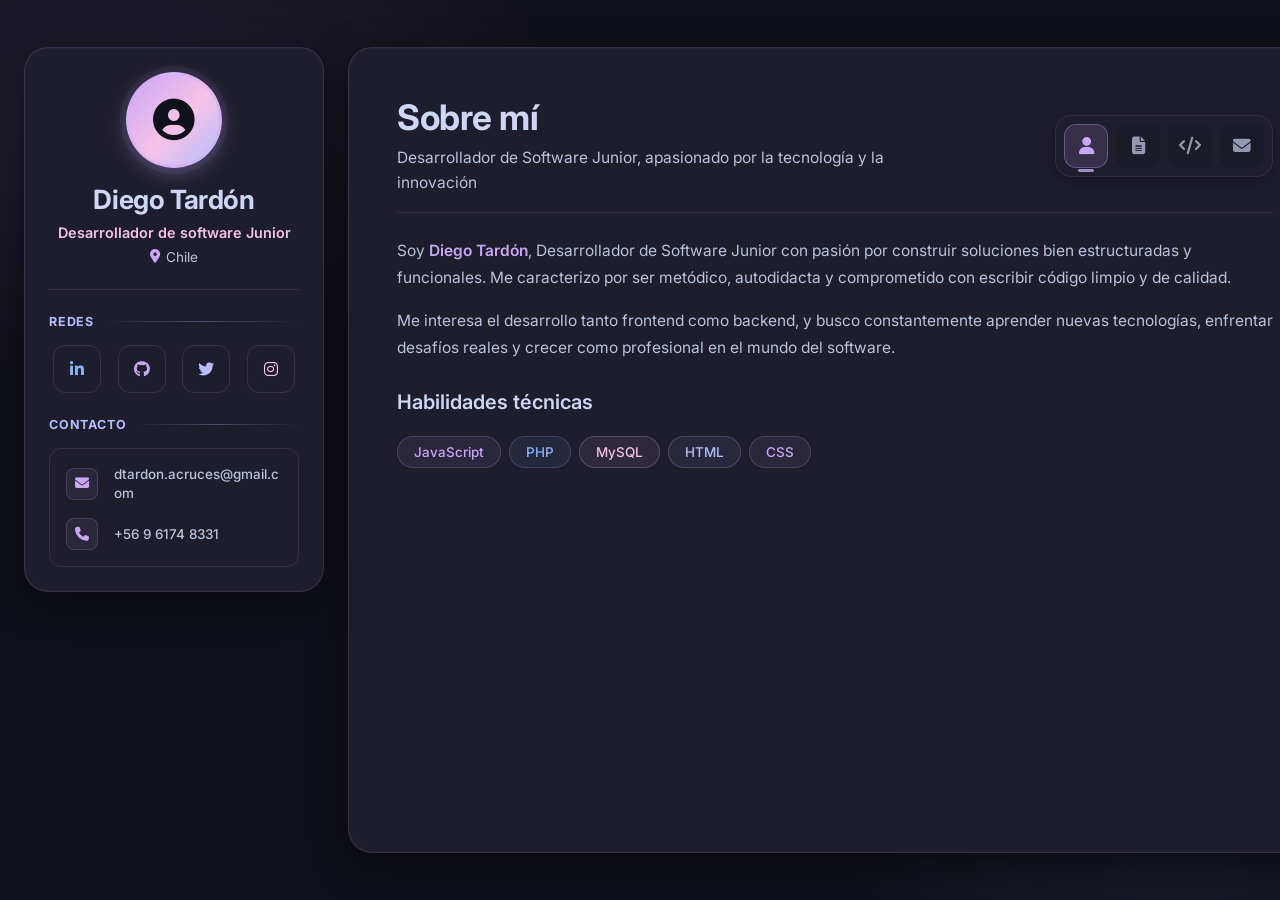
<file: index.html>
<!DOCTYPE html>
<html lang="es">
<head>
    <meta charset="UTF-8">
    <meta name="viewport" content="width=device-width, initial-scale=1.0">
    <title>Portafolio - Diego Tardón</title>
    <link rel="stylesheet" href="https://cdnjs.cloudflare.com/ajax/libs/font-awesome/6.4.0/css/all.min.css">
    <link href="https://fonts.googleapis.com/css2?family=Inter:wght@300;400;500;600;700&display=swap" rel="stylesheet">
    <link rel="stylesheet" href="css/portfolio.css">
</head>
<body>
<div class="container">

    <!-- Perfil -->
    <div class="card profile-card">
        <div class="card-body">
            <div class="profile-section">
                <div class="image-placeholder">
                    <i class="fas fa-user-circle"></i>
                </div>
                <div class="profile-info">
                    <h1 class="profile-name">Diego Tardón</h1>
                    <p class="profile-title">Desarrollador de software Junior</p>
                    <p class="profile-location"><i class="fas fa-map-marker-alt"></i> Chile</p>
                </div>
            </div>

            <div class="social-section">
                <h3 class="section-title">
                    <span class="title-text">Redes</span>
                    <span class="title-line"></span>
                </h3>
                <div class="social-links-compact">
                    <a href="https://www.linkedin.com/in/diego-tard%C3%B3n-454246300/" target="_blank" class="social-link-compact" title="LinkedIn"><i class="fab fa-linkedin-in"></i></a>
                    <a href="https://github.com/Diego-Tardon" target="_blank" class="social-link-compact" title="GitHub"><i class="fab fa-github"></i></a>
                    <a href="https://x.com/D3npyk" target="_blank" class="social-link-compact" title="Twitter"><i class="fab fa-twitter"></i></a>
                    <a href="https://www.instagram.com/diegod.atc" target="_blank" class="social-link-compact" title="Instagram"><i class="fab fa-instagram"></i></a>
                </div>
            </div>

            <div class="contact-section">
                <h3 class="section-title">
                    <span class="title-text">Contacto</span>
                    <span class="title-line"></span>
                </h3>
                <div class="contact-info-compact">
                    <div class="contact-item-compact">
                        <i class="fas fa-envelope"></i>
                        <span class="contact-text">dtardon.acruces@gmail.com</span>
                    </div>
                    <div class="contact-item-compact">
                        <i class="fas fa-phone"></i>
                        <span class="contact-text">+56 9 6174 8331</span>
                    </div>
                </div>
            </div>
        </div>
    </div>

    <!-- Contenido -->
    <div class="card content-card">
        <div class="card-body">
            <div class="content-scrollable">

                <!-- Header navegación -->
                <div class="section-header">
                    <div class="section-title-left">
                        <h2 id="dynamic-title">Sobre mí</h2>
                        <p id="dynamic-subtitle">Desarrollador Web Junior con experiencia en PHP, MySQL, MVC y APIs REST</p>
                    </div>
                    <div class="header-navigation-right">
                        <div class="nav-icons-container">
                            <div class="nav-icon-item active" data-target="about">
                                <i class="fas fa-user"></i>
                                <span class="nav-tooltip">Sobre mí</span>
                            </div>
                            <div class="nav-icon-item" data-target="cv">
                                <i class="fas fa-file-alt"></i>
                                <span class="nav-tooltip">Curriculum</span>
                            </div>
                            <div class="nav-icon-item" data-target="projects">
                                <i class="fas fa-code"></i>
                                <span class="nav-tooltip">Proyectos</span>
                            </div>
                            <div class="nav-icon-item" data-target="contact">
                                <i class="fas fa-envelope"></i>
                                <span class="nav-tooltip">Contacto</span>
                            </div>
                        </div>
                    </div>
                </div>

                <!-- Sobre mí -->
                <section class="content-section active" id="about-content">
                    <div class="about-content">
                        <p>Soy <strong>Diego Tardón</strong>, Desarrollador de Software Junior con pasión por construir soluciones bien estructuradas y funcionales. Me caracterizo por ser metódico, autodidacta y comprometido con escribir código limpio y de calidad.</p>
                        <p>Me interesa el desarrollo tanto frontend como backend, y busco constantemente aprender nuevas tecnologías, enfrentar desafíos reales y crecer como profesional en el mundo del software.</p>
                        <div class="skills-section">
                            <h3>Habilidades técnicas</h3>
                            <div class="skills">
                                <span class="skill-tag">JavaScript</span>
                                <span class="skill-tag">PHP</span>
                                <span class="skill-tag">MySQL</span>
                                <span class="skill-tag">HTML</span>
                                <span class="skill-tag">CSS</span>
                            </div>
                        </div>
                    </div>
                </section>

                <!-- CV -->
                <section class="content-section" id="cv-content">
                    <div class="cv-content">
                        <div class="cv-section">
                            <h3>Formación Académica</h3>
                            <div class="cv-timeline">
                                <div class="cv-item">
                                    <div class="cv-date">2023 - 2025</div>
                                    <div class="cv-details">
                                        <h4>Analista Programador</h4>
                                        <p class="cv-company">Instituto Profesional Virginio Gómez</p>
                                        <ul class="cv-responsibilities">
                                            <li>Especialización en desarrollo de software y programación</li>
                                            <li>Enfoque en tecnologías web y bases de datos</li>
                                            <li>Proyectos prácticos en desarrollo de aplicaciones</li>
                                        </ul>
                                    </div>
                                </div>
                                <div class="cv-item">
                                    <div class="cv-date">2018 - 2022</div>
                                    <div class="cv-details">
                                        <h4>Técnico en Acuicultura</h4>
                                        <p class="cv-company">Liceo Penco</p>
                                        <ul class="cv-responsibilities">
                                            <li>Formación técnica en sistemas de cultivo acuícola</li>
                                            <li>Conocimientos en biología marina y medio ambiente</li>
                                            <li>Prácticas profesionales en centros de investigación</li>
                                        </ul>
                                    </div>
                                </div>
                            </div>
                        </div>

                        <div class="cv-section">
                            <h3>Experiencia Laboral</h3>
                            <div class="cv-timeline">
                                <div class="cv-item">
                                    <div class="cv-date">Práctica Profesional</div>
                                    <div class="cv-details">
                                        <h4>Consultorio DAS Penco</h4>
                                        <p class="cv-company">Desarrollador Web Practicante</p>
                                        <ul class="cv-responsibilities">
                                            <li>Diseño y desarrollo de página web con base de datos relacional</li>
                                            <li>Implementación con HTML, CSS, JavaScript, PHP y MySQL</li>
                                            <li>Creación de base de datos con claves primarias y foráneas</li>
                                        </ul>
                                    </div>
                                </div>
                                <div class="cv-item">
                                    <div class="cv-date">2022 - 2023</div>
                                    <div class="cv-details">
                                        <h4>Hospital Higueras</h4>
                                        <p class="cv-company">Ayudante de Gasfiter</p>
                                        <ul class="cv-responsibilities">
                                            <li>Trabajo en construcción y mantenimiento de instalaciones hospitalarias</li>
                                            <li>Apoyo en labores de gasfitería y reparaciones generales</li>
                                            <li>Mantenimiento preventivo y correctivo de sistemas hidráulicos</li>
                                            <li>Colaboración en proyectos de infraestructura del hospital</li>
                                        </ul>
                                    </div>
                                </div>
                                <div class="cv-item">
                                    <div class="cv-date">Práctica Profesional</div>
                                    <div class="cv-details">
                                        <h4>IFOP</h4>
                                        <p class="cv-company">Práctica en Acuicultura</p>
                                        <ul class="cv-responsibilities">
                                            <li>Apoyo en labores técnicas de cultivo acuícola</li>
                                            <li>Monitoreo de parámetros ambientales</li>
                                        </ul>
                                    </div>
                                </div>
                            </div>
                        </div>

                        <div class="cv-download">
                            <!-- ¡¡ download cv !! -->
                            <a href="Cv.Diego-Tardon.pdf" download class="download-cv-btn" id="cv-download-btn">
                                <i class="fas fa-download"></i>
                                <span>Descargar CV Completo</span>
                            </a>
                        </div>
                    </div>
                </section>

                <!-- Proyectos -->
                <section class="content-section" id="projects-content">
                    <div class="projects-grid">
                        <div class="project-card">
                            <div class="project-tags">
                                <span class="project-tag">JavaScript</span>
                                <span class="project-tag">HTML</span>
                                <span class="project-tag">CSS</span>
                            </div>
                            <h3>Uno-me</h3>
                            <p>Juego basado en el clásico UNO. Incluye lógica de turnos y diseño responsive.</p>
                            <div class="project-links">
                                <a href="https://github.com/Diego-Tardon/uno-me" target="_blank" class="project-link"><i class="fab fa-github"></i> Código</a>
                                <a href="https://diego-tardon.github.io/uno-me/" target="_blank" class="project-link"><i class="fas fa-external-link-alt"></i> Demo</a>
                            </div>
                        </div>

                        <div class="project-card">
                            <div class="project-tags">
                                <span class="project-tag">Kotlin</span>
                                <span class="project-tag">API REST</span>
                            </div>
                            <h3>CryptoNow</h3>
                            <p>App móvil para seguimiento de criptomonedas con APIs gratuitas.</p>
                            <div class="project-links">
                                <a href="https://github.com/Diego-Tardon/CryptoNow" target="_blank" class="project-link"><i class="fab fa-github"></i> Ver código</a>
                            </div>
                        </div>

                        <div class="project-card">
                            <div class="project-tags">
                                <span class="project-tag">C#</span>
                                <span class="project-tag">.NET</span>
                            </div>
                            <h3>Inventario</h3>
                            <p>Software de gestión de inventario para tienda pequeña.</p>
                            <div class="project-links">
                                <a href="https://github.com/Diego-Tardon/Inventario" target="_blank" class="project-link"><i class="fab fa-github"></i> Ver código</a>
                            </div>
                        </div>

                        <div class="project-card">
                            <div class="project-tags">
                                <span class="project-tag">HTML</span>
                                <span class="project-tag">CSS</span>
                            </div>
                            <h3>Campus Inclusivo</h3>
                            <p>Plataforma educativa enfocada en inclusión.</p>
                            <div class="project-links">
                                <a href="https://github.com/Diego-Tardon/Campus-Inclusivo" target="_blank" class="project-link"><i class="fab fa-github"></i> Ver código</a>
                            </div>
                        </div>

                        <div class="project-card">
                            <div class="project-tags">
                                <span class="project-tag">CSS</span>
                                <span class="project-tag">HTML</span>
                            </div>
                            <h3>Samuelon</h3>
                            <p>Linktr.ee personalizado para creador de contenido.</p>
                            <div class="project-links">
                                <a href="https://github.com/Diego-Tardon/samuelon" target="_blank" class="project-link"><i class="fab fa-github"></i> Código</a>
                                <a href="https://samuelon.onrender.com/" target="_blank" class="project-link"><i class="fas fa-external-link-alt"></i> Demo</a>
                            </div>
                        </div>
                    </div>
                </section>

                <!-- Contacto -->
                <section class="content-section" id="contact-content">
                    <div class="contact-container">
                        <div class="contact-info-section">
                            <h3>Información de contacto</h3>
                            <div class="contact-details">
                                <div class="contact-detail-item">
                                    <div class="contact-detail-icon"><i class="fas fa-envelope"></i></div>
                                    <div><h4>Email</h4><p>dtardon.acruces@gmail.com</p></div>
                                </div>
                                <div class="contact-detail-item">
                                    <div class="contact-detail-icon"><i class="fas fa-phone"></i></div>
                                    <div><h4>Teléfono</h4><p>+56 9 6174 8331</p></div>
                                </div>
                                <div class="contact-detail-item">
                                    <div class="contact-detail-icon"><i class="fas fa-map-marker-alt"></i></div>
                                    <div><h4>Ubicación</h4><p>Chile</p></div>
                                </div>
                                <div class="contact-detail-item">
                                    <div class="contact-detail-icon"><i class="fas fa-clock"></i></div>
                                    <div><h4>Disponibilidad</h4><p>Abierto a propuestas</p></div>
                                </div>
                            </div>
                        </div>

                        <div class="contact-form-section">
                            <h3>Enviar mensaje</h3>
                            <form id="contactForm">
                                <div class="form-group">
                                    <input type="text" id="name" name="name" placeholder="Tu nombre" required>
                                </div>
                                <div class="form-group">
                                    <input type="email" id="email" name="email" placeholder="Tu email" required>
                                </div>
                                <div class="form-group">
                                    <input type="text" id="subject" name="subject" placeholder="Asunto" required>
                                </div>
                                <div class="form-group">
                                    <textarea id="message" name="message" placeholder="Tu mensaje" rows="6" required></textarea>
                                </div>
                                <button type="submit" class="submit-btn">
                                    <i class="fas fa-paper-plane"></i> Enviar Mensaje
                                </button>
                            </form>
                        </div>
                    </div>
                </section>

            </div>
        </div>
    </div>

</div>
<script src="script/portfolio.js"></script>
</body>
</html>
</file>
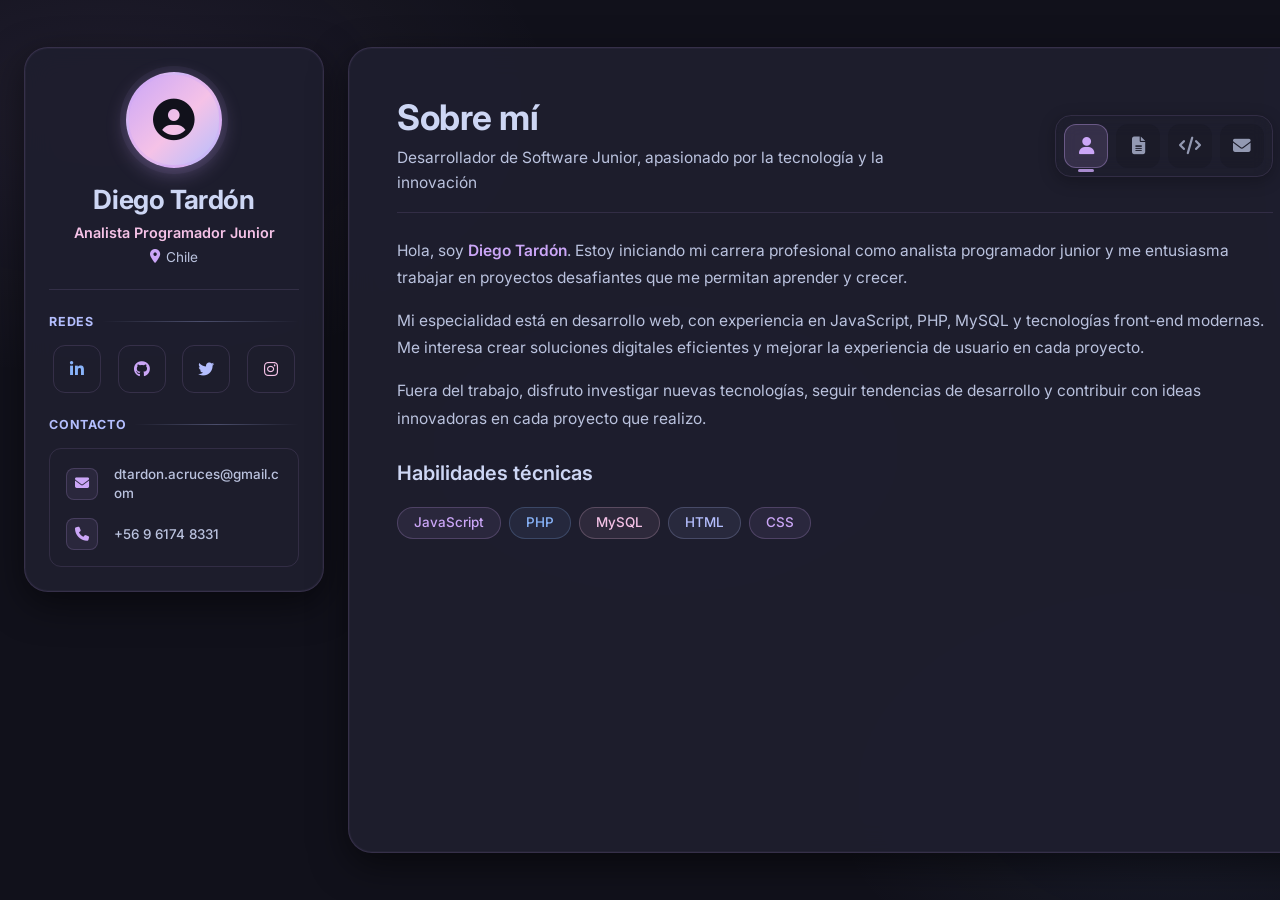
<file: portfolio.html>
<!DOCTYPE html>
<html lang="es">
<head>
    <meta charset="UTF-8">
    <meta name="viewport" content="width=device-width, initial-scale=1.0">
    <title>Portafolio - Diego Tardón</title>
    <link rel="stylesheet" href="https://cdnjs.cloudflare.com/ajax/libs/font-awesome/6.4.0/css/all.min.css">
    <link href="https://fonts.googleapis.com/css2?family=Inter:wght@300;400;500;600;700&display=swap" rel="stylesheet">
    <link rel="stylesheet" href="css/portfolio.css">
</head>
<body>
    <div class="container">
        <!-- Card Perfil Compacto (Izquierda) -->
        <div class="card profile-card">
            <div class="card-body">
                <!-- Sección Perfil -->
                <div class="profile-section">
                    <div class="profile-image">
                        <div class="image-placeholder">
                            <i class="fas fa-user-circle"></i>
                        </div>
                    </div>
                    <div class="profile-info">
                        <h1 class="profile-name">Diego Tardón</h1>
                        <p class="profile-title">Analista Programador Junior</p>
                        <p class="profile-location">
                            <i class="fas fa-map-marker-alt"></i>
                            Chile
                        </p>
                    </div>
                </div>
                
                <!-- Sección Redes Sociales Compacta -->
                <div class="social-section">
                    <h3 class="section-title">
                        <span class="title-text">Redes</span>
                        <span class="title-line"></span>
                    </h3>
                    <div class="social-links-compact">
                        <a href="https://www.linkedin.com/in/diego-tard%C3%B3n-454246300/" target="_blank" class="social-link-compact" title="LinkedIn">
                            <i class="fab fa-linkedin-in"></i>
                        </a>
                        <a href="https://github.com/Diego-Tardon" target="_blank" class="social-link-compact" title="GitHub">
                            <i class="fab fa-github"></i>
                        </a>
                        <a href="https://x.com/D3npyk" target="_blank" class="social-link-compact" title="Twitter">
                            <i class="fab fa-twitter"></i>
                        </a>
                        <a href="https://www.instagram.com/diegod.atc" target="_blank" class="social-link-compact" title="Instagram">
                            <i class="fab fa-instagram"></i>
                        </a>
                    </div>
                </div>
                
                <!-- Sección Información de Contacto Compacta -->
                <div class="contact-section">
                    <h3 class="section-title">
                        <span class="title-text">Contacto</span>
                        <span class="title-line"></span>
                    </h3>
                    <div class="contact-info-compact">
                        <div class="contact-item-compact">
                            <i class="fas fa-envelope"></i>
                            <span class="contact-text">dtardon.acruces@gmail.com</span>
                        </div>
                        <div class="contact-item-compact">
                            <i class="fas fa-phone"></i>
                            <span class="contact-text">+56 9 6174 8331</span>
                        </div>
                    </div>
                </div>
            </div>
        </div>
        
        <!-- Card Contenido (Derecha) -->
        <div class="card content-card">
            <div class="card-body">
                <!-- Contenedor scrollable del contenido -->
                <div class="content-scrollable">
                    <!-- Header con título a la izquierda y navegación a la derecha -->
                    <div class="section-header">
                        <!-- Título a la izquierda -->
                        <div class="section-title-left">
                            <h2 id="dynamic-title">Sobre mí</h2>
                            <p id="dynamic-subtitle">Analista programador junior, apasionado por la tecnología y la innovación</p>
                        </div>
                        
                        <!-- Navegación a la derecha -->
                        <div class="header-navigation-right">
                            <div class="nav-icons-container">
                                <div class="nav-icon-item active" data-target="about" title="Sobre mí">
                                    <i class="fas fa-user"></i>
                                    <span class="nav-tooltip">Sobre mí</span>
                                </div>
                                <div class="nav-icon-item" data-target="cv" title="CV">
                                    <i class="fas fa-file-alt"></i>
                                    <span class="nav-tooltip">Curriculum</span>
                                </div>
                                <div class="nav-icon-item" data-target="projects" title="Proyectos">
                                    <i class="fas fa-code"></i>
                                    <span class="nav-tooltip">Proyectos</span>
                                </div>
                                <div class="nav-icon-item" data-target="contact" title="Contacto">
                                    <i class="fas fa-envelope"></i>
                                    <span class="nav-tooltip">Contacto</span>
                                </div>
                            </div>
                        </div>
                    </div>
                    
                    <!-- Sección Sobre mí -->
                    <section class="content-section active" id="about-content">
                        <div class="about-content">
                            <p>Hola, soy <strong>Diego Tardón</strong>. Estoy iniciando mi carrera profesional como analista programador junior y me entusiasma trabajar en proyectos desafiantes que me permitan aprender y crecer.</p>
                            <p>Mi especialidad está en desarrollo web, con experiencia en JavaScript, PHP, MySQL y tecnologías front-end modernas. Me interesa crear soluciones digitales eficientes y mejorar la experiencia de usuario en cada proyecto.</p>
                            <p>Fuera del trabajo, disfruto investigar nuevas tecnologías, seguir tendencias de desarrollo y contribuir con ideas innovadoras en cada proyecto que realizo.</p>
                            
                            <div class="skills-section">
                                <h3>Habilidades técnicas</h3>
                                <div class="skills">
                                    <span class="skill-tag">JavaScript</span>
                                    <span class="skill-tag">PHP</span>
                                    <span class="skill-tag">MySQL</span>
                                    <span class="skill-tag">HTML</span>
                                    <span class="skill-tag">CSS</span>
                                </div>
                            </div>
                        </div>
                    </section>
                    
                    <!-- Sección CV -->
                    <section class="content-section" id="cv-content">
                        <div class="cv-content">
                            <div class="cv-section">
                                <h3>Formación Académica</h3>
                                <div class="cv-timeline">
                                    <div class="cv-item">
                                        <div class="cv-date">2023 - 2025</div>
                                        <div class="cv-details">
                                            <h4>Analista Programador</h4>
                                            <p class="cv-company">Instituto Profesional Virginio Gómez</p>
                                            <ul class="cv-responsibilities">
                                                <li>Especialización en desarrollo de software y programación</li>
                                                <li>Enfoque en tecnologías web y bases de datos</li>
                                                <li>Proyectos prácticos en desarrollo de aplicaciones</li>
                                            </ul>
                                        </div>
                                    </div>
                                    
                                    <div class="cv-item">
                                        <div class="cv-date">2018 - 2022</div>
                                        <div class="cv-details">
                                            <h4>Técnico en Acuicultura</h4>
                                            <p class="cv-company">Liceo Penco Politano B-40</p>
                                            <ul class="cv-responsibilities">
                                                <li>Formación técnica en sistemas de cultivo acuícola</li>
                                                <li>Conocimientos en biología marina y medio ambiente</li>
                                                <li>Prácticas profesionales en centros de investigación</li>
                                            </ul>
                                        </div>
                                    </div>
                                    
                                    <div class="cv-item">
                                        <div class="cv-date">2011 - 2017</div>
                                        <div class="cv-details">
                                            <h4>Educación Básica</h4>
                                            <p class="cv-company">Colegio Forjadores de Chile</p>
                                            <ul class="cv-responsibilities">
                                                <li>Formación básica completa</li>
                                                <li>Desarrollo de habilidades fundamentales</li>
                                            </ul>
                                        </div>
                                    </div>
                                </div>
                            </div>
                            
                            <div class="cv-section">
                                <h3>Experiencia Laboral</h3>
                                <div class="cv-timeline">
                                    <div class="cv-item">
                                        <div class="cv-date">Práctica Profesional</div>
                                        <div class="cv-details">
                                            <h4>IFOP - Instituto de Fomento Pesquero</h4>
                                            <p class="cv-company">Práctica en Acuicultura</p>
                                            <ul class="cv-responsibilities">
                                                <li>Apoyo en labores técnicas de cultivo acuícola</li>
                                                <li>Monitoreo de parámetros ambientales y biológicos</li>
                                                <li>Análisis de datos de proyectos acuícolas</li>
                                                <li>Colaboración en mantenimiento de sistemas de cultivo</li>
                                            </ul>
                                        </div>
                                    </div>
                                    
                                    <div class="cv-item">
                                        <div class="cv-date">Trabajo Temporal</div>
                                        <div class="cv-details">
                                            <h4>Hospital Higueras</h4>
                                            <p class="cv-company">Ayudante de Gásfiter</p>
                                            <ul class="cv-responsibilities">
                                                <li>Mantenimiento de sistemas de agua potable</li>
                                                <li>Instalación y reparación de sistemas de gas</li>
                                                <li>Soporte en mantenimiento general de infraestructura</li>
                                                <li>Trabajo en equipo en entorno hospitalario</li>
                                            </ul>
                                        </div>
                                    </div>
                                </div>
                            </div>
                            
                            <div class="cv-download">
                                <button class="download-cv-btn" id="cv-download-btn">
                                    <i class="fas fa-download"></i>
                                    <span>Descargar CV Completo</span>
                                </button>
                            </div>
                        </div>
                    </section>
                    
                    <!-- Sección Proyectos -->
                    <section class="content-section" id="projects-content">
                        <div class="projects-grid">
                            <div class="project-card">
                                <div class="project-tags">
                                    <span class="project-tag">PHP</span>
                                    <span class="project-tag">MySQL</span>
                                    <span class="project-tag">HTML/CSS</span>
                                    <span class="project-tag">Bootstrap</span>
                                </div>
                                <h3>Inventario</h3>
                                <p>Gestión completa de inventarios para empresas, con control de productos, stock y reportes. Sistema desarrollado con arquitectura MVC y autenticación de usuarios.</p>
                                <div class="project-links">
                                    <a href="https://github.com/Diego-Tardon/Inventario" target="_blank" class="project-link">
                                        <i class="fab fa-github"></i>
                                        Ver código
                                    </a>
                                </div>
                            </div>
                            
                            <div class="project-card">
                                <div class="project-tags">
                                    <span class="project-tag">JavaScript</span>
                                    <span class="project-tag">React</span>
                                    <span class="project-tag">API REST</span>
                                    <span class="project-tag">Chart.js</span>
                                </div>
                                <h3>CryptoNow</h3>
                                <p>Aplicación web para seguimiento en tiempo real de criptomonedas, con gráficos interactivos, notificaciones y portfolio personalizado. Consume APIs de múltiples exchanges.</p>
                                <div class="project-links">
                                    <a href="https://github.com/Diego-Tardon/CryptoNow" target="_blank" class="project-link">
                                        <i class="fab fa-github"></i>
                                        Ver código
                                    </a>
                                </div>
                            </div>
                            
                            <div class="project-card">
                                <div class="project-tags">
                                    <span class="project-tag">Node.js</span>
                                    <span class="project-tag">Express</span>
                                    <span class="project-tag">MongoDB</span>
                                    <span class="project-tag">Socket.io</span>
                                </div>
                                <h3>Campus Inclusivo</h3>
                                <p>Plataforma educativa para facilitar la inclusión de estudiantes con necesidades especiales. Incluye sistema de chat en tiempo real, foros y recursos adaptativos.</p>
                                <div class="project-links">
                                    <a href="https://github.com/Diego-Tardon/Campus-Inclusivo" target="_blank" class="project-link">
                                        <i class="fab fa-github"></i>
                                        Ver código
                                    </a>
                                </div>
                            </div>
                        </div>
                    </section>
                    
                    <!-- Sección Contacto -->
                    <section class="content-section" id="contact-content">
                        <div class="contact-container">
                            <div class="contact-info-section">
                                <h3>Información de contacto</h3>
                                <div class="contact-details">
                                    <div class="contact-detail-item">
                                        <div class="contact-detail-icon">
                                            <i class="fas fa-envelope"></i>
                                        </div>
                                        <div>
                                            <h4>Email</h4>
                                            <p>dtardon.acruces@gmail.com</p>
                                        </div>
                                    </div>
                                    <div class="contact-detail-item">
                                        <div class="contact-detail-icon">
                                            <i class="fas fa-phone"></i>
                                        </div>
                                        <div>
                                            <h4>Teléfono</h4>
                                            <p>+56 9 6174 8331</p>
                                        </div>
                                    </div>
                                    <div class="contact-detail-item">
                                        <div class="contact-detail-icon">
                                            <i class="fas fa-map-marker-alt"></i>
                                        </div>
                                        <div>
                                            <h4>Ubicación</h4>
                                            <p>Chile</p>
                                        </div>
                                    </div>
                                    <div class="contact-detail-item">
                                        <div class="contact-detail-icon">
                                            <i class="fas fa-clock"></i>
                                        </div>
                                        <div>
                                            <h4>Disponibilidad</h4>
                                            <p>Abierto a propuestas</p>
                                        </div>
                                    </div>
                                </div>
                            </div>
                            
                            <div class="contact-form-section">
                                <h3>Enviar mensaje</h3>
                                <form id="contactForm">
                                    <div class="form-group">
                                        <input type="text" id="name" name="name" placeholder="Tu nombre" required>
                                    </div>
                                    <div class="form-group">
                                        <input type="email" id="email" name="email" placeholder="Tu email" required>
                                    </div>
                                    <div class="form-group">
                                        <input type="text" id="subject" name="subject" placeholder="Asunto" required>
                                    </div>
                                    <div class="form-group">
                                        <textarea id="message" name="message" placeholder="Tu mensaje" rows="6" required></textarea>
                                    </div>
                                    <button type="submit" class="submit-btn">
                                        <i class="fas fa-paper-plane"></i>
                                        Enviar Mensaje
                                    </button>
                                </form>
                            </div>
                        </div>
                    </section>
                </div>
            </div>
        </div>
    </div>

    <!-- Script para navegación -->
    <script src="script/portfolio.js"></script>
</body>
</html>
</file>
<file: css/portfolio.css>
:root {
    --crust:     #11111b;
    --mantle:    #181825;
    --base:      #1e1e2e;
    --surface:   #313244;
    --overlay:   #9399b2;
    --subtext:   #bac2de;
    --text:      #cdd6f4;

    --pink:      #f5c2e7;
    --mauve:     #cba6f7;
    --blue:      #89b4fa;
    --lavender:  #b4befe;

    --m: 203,166,247;
    --p: 245,194,231;
    --b: 137,180,250;
    --l: 180,190,254;

    --s1:  8px;
    --s2:  16px;
    --s3:  24px;
    --s4:  32px;
    --s5:  40px;

    --r-sm: 8px;
    --r-md: 12px;
    --r-lg: 16px;
    --r-xl: 24px;

    --ease: .25s ease;
    --card-bg: rgba(30,30,46,.97);
    --border: rgba(var(--m),.14);
}

*, *::before, *::after { margin:0; padding:0; box-sizing:border-box; }

body {
    font-family: 'Inter', 'Segoe UI', sans-serif;
    color: var(--text);
    min-height: 100vh;
    display: flex; justify-content: center; align-items: center;
    padding: var(--s3);
    background:
        radial-gradient(ellipse 65% 55% at  8% 12%, rgba(var(--m),.08) 0%, transparent 55%),
        radial-gradient(ellipse 50% 45% at 92% 88%, rgba(var(--b),.07) 0%, transparent 55%),
        radial-gradient(ellipse 40% 35% at 52% 50%, rgba(var(--p),.04) 0%, transparent 55%),
        var(--crust);
}

::-webkit-scrollbar       { width: 6px; }
::-webkit-scrollbar-track { background: transparent; }
::-webkit-scrollbar-thumb { background: linear-gradient(var(--mauve), var(--blue)); border-radius: 99px; }
::-webkit-scrollbar-thumb:hover { background: linear-gradient(var(--pink), var(--lavender)); }
* { scrollbar-width: thin; scrollbar-color: rgba(var(--m),.4) transparent; }

.container {
    display: flex;
    max-width: 1400px; width: 100%;
    gap: var(--s3);
    max-height: 95vh;
    align-items: flex-start;
}

.card {
    border-radius: var(--r-xl);
    background: var(--card-bg);
    backdrop-filter: blur(14px);
    border: 1px solid var(--border);
    overflow: hidden;
    box-shadow: 0 12px 36px rgba(0,0,0,.5), inset 0 0 0 1px rgba(var(--m),.04);
    transition: transform .4s cubic-bezier(.34,1.56,.64,1), border-color var(--ease), box-shadow var(--ease);
}
.card:hover {
    transform: translateY(-4px);
    border-color: rgba(var(--m),.28);
    box-shadow: 0 20px 42px rgba(0,0,0,.55), inset 0 0 0 1px rgba(var(--m),.07);
}

.profile-card {
    flex: 1; min-width: 300px; max-width: 360px;
    height: fit-content;
}
.content-card {
    width: 990px; height: 806px;
    min-width: 990px; max-width: 990px;
    min-height: 806px; max-height: 806px;
    display: flex; position: relative;
}

.card-body {
    padding: var(--s3);
    display: flex; flex-direction: column;
    height: 100%; width: 100%; flex: 1;
}

.profile-section {
    text-align: center;
    padding-bottom: var(--s3);
    margin-bottom: var(--s3);
    border-bottom: 1px solid rgba(var(--m),.13);
}

.image-placeholder {
    width: 96px; height: 96px;
    border-radius: 50%;
    background: linear-gradient(135deg, var(--mauve), var(--pink) 55%, var(--lavender));
    display: flex; align-items: center; justify-content: center;
    margin: 0 auto var(--s2);
    font-size: 2.6rem; color: var(--crust);
    border: 3px solid rgba(var(--m),.35);
    box-shadow: 0 6px 20px rgba(var(--m),.3), 0 0 0 6px rgba(var(--m),.06);
}

.profile-name     { font-size: 1.65rem; font-weight: 700; color: var(--text); letter-spacing: -.4px; line-height: 1.2; margin-bottom: var(--s1); }
.profile-title    { font-size: .9rem;   font-weight: 600; color: var(--pink);      margin-bottom: var(--s1); }
.profile-location { font-size: .85rem;  color: var(--subtext); display: flex; align-items: center; justify-content: center; gap: 6px; }
.profile-location i { color: var(--mauve); }

.section-title { display: flex; align-items: center; gap: var(--s1); margin-bottom: var(--s2); }
.title-text    { font-size: .78rem; font-weight: 700; color: var(--lavender); white-space: nowrap; letter-spacing: .8px; text-transform: uppercase; }
.title-line    { flex-grow: 1; height: 1px; background: linear-gradient(90deg, transparent, rgba(var(--l),.3), transparent); }

.social-section { margin-bottom: var(--s3); }

.social-links-compact { display: grid; grid-template-columns: repeat(4,1fr); gap: var(--s1); }

.social-link-compact {
    display: flex; align-items: center; justify-content: center;
    aspect-ratio: 1;                        
    width: 100%; max-width: 48px; margin: 0 auto;
    background: rgba(var(--surface),.55);
    border: 1px solid rgba(var(--m),.14);
    border-radius: var(--r-md);
    font-size: 1rem; text-decoration: none;
    position: relative;
    transition: all var(--ease);
}
.social-link-compact:nth-child(1) { color: var(--blue); }
.social-link-compact:nth-child(2) { color: var(--mauve); }
.social-link-compact:nth-child(3) { color: var(--lavender); }
.social-link-compact:nth-child(4) { color: var(--pink); }

.social-link-compact:hover {
    transform: translateY(-3px);
    background: rgba(var(--m),.1);
    border-color: rgba(var(--m),.32);
    box-shadow: 0 4px 14px rgba(var(--m),.18);
}

.social-link-compact::after {
    content: attr(title);
    position: absolute; bottom: -36px; left: 50%; transform: translateX(-50%);
    background: var(--mantle); color: var(--subtext);
    padding: 4px var(--s1); border-radius: 6px; font-size: .74rem; white-space: nowrap;
    border: 1px solid rgba(var(--m),.18);
    opacity: 0; visibility: hidden; pointer-events: none;
    transition: all var(--ease); z-index: 100;
}
.social-link-compact:hover::after { opacity: 1; visibility: visible; bottom: -40px; }

.contact-info-compact {
    background: rgba(var(--surface),.35);
    border: 1px solid rgba(var(--m),.12);
    border-radius: var(--r-md);
    padding: var(--s2);                    
}

.contact-item-compact { display: flex; align-items: center; gap: var(--s2); margin-bottom: var(--s2); }
.contact-item-compact:last-child { margin-bottom: 0; }

.contact-item-compact i {
    width: 32px; height: 32px;
    display: flex; align-items: center; justify-content: center; flex-shrink: 0;
    border-radius: var(--r-sm);
    font-size: .88rem;
    background: rgba(var(--m),.08); border: 1px solid rgba(var(--m),.18);
}
.contact-item-compact:nth-child(1) i { color: var(--mauve); background: rgba(var(--m),.08); border-color: rgba(var(--m),.18); }
.contact-item-compact:nth-child(2) i { color: var(--mauve); background: rgba(var(--m),.08); border-color: rgba(var(--m),.18); }

.contact-text { font-size: .84rem; color: var(--subtext); font-weight: 500; word-break: break-word; line-height: 1.4; }

.content-scrollable {
    flex: 1; overflow-y: auto;
    padding: var(--s3) var(--s5) var(--s3) var(--s3); 
    height: 100%; width: 100%;
}

.section-header {
    display: flex; justify-content: space-between; align-items: center;
    flex-wrap: wrap; gap: var(--s3);
    margin-bottom: var(--s3);
    padding-bottom: var(--s2);
    border-bottom: 1px solid rgba(var(--m),.12);
}

.section-title-left        { flex: 1; min-width: 260px; }
.section-title-left h2     { font-size: 2.2rem; font-weight: 700; color: var(--text); letter-spacing: -.5px; line-height: 1.2; margin-bottom: var(--s1); transition: all var(--ease); }
.section-title-left p      { color: var(--subtext); font-size: .97rem; line-height: 1.6; max-width: 540px; transition: all var(--ease); }

.header-navigation-right   { display: flex; align-items: center; }

.nav-icons-container {
    display: flex; align-items: center; gap: var(--s1);
    background: rgba(var(--surface),.45);
    border: 1px solid rgba(var(--m),.12);
    border-radius: var(--r-lg);
    padding: var(--s1);
    backdrop-filter: blur(10px);
    box-shadow: 0 4px 16px rgba(0,0,0,.25);
}

.nav-icon-item {
    position: relative;
    width: 44px; height: 44px;
    border-radius: var(--r-md);
    display: flex; align-items: center; justify-content: center;
    font-size: 1.1rem; color: var(--overlay);
    cursor: pointer; border: 1px solid transparent;
    background: rgba(24,24,37,.5);
    transition: all .28s cubic-bezier(.4,0,.2,1);
}
.nav-icon-item:hover {
    color: var(--text);
    background: rgba(var(--m),.1);
    border-color: rgba(var(--m),.22);
    transform: translateY(-2px);
}

.nav-icon-item[data-target="about"].active    { color: var(--mauve);    background: rgba(var(--m),.14); border-color: rgba(var(--m),.35); }
.nav-icon-item[data-target="cv"].active       { color: var(--blue);     background: rgba(var(--b),.14); border-color: rgba(var(--b),.35); }
.nav-icon-item[data-target="projects"].active { color: var(--pink);     background: rgba(var(--p),.14); border-color: rgba(var(--p),.35); }
.nav-icon-item[data-target="contact"].active  { color: var(--lavender); background: rgba(var(--l),.14); border-color: rgba(var(--l),.35); }
.nav-icon-item.active { color: var(--mauve); background: rgba(var(--m),.14); border-color: rgba(var(--m),.35); }

.nav-icon-item.active::after {
    content: ''; position: absolute; bottom: -5px; left: 50%; transform: translateX(-50%);
    width: 16px; height: 3px; border-radius: 99px;
    background: currentColor; opacity: .8;
}

.nav-tooltip {
    position: absolute; top: -36px; left: 50%; transform: translateX(-50%);
    background: var(--mantle); color: var(--subtext);
    padding: 4px var(--s1); border-radius: 6px; font-size: .78rem; white-space: nowrap;
    border: 1px solid rgba(var(--m),.18); box-shadow: 0 4px 12px rgba(0,0,0,.3);
    opacity: 0; visibility: hidden; pointer-events: none;
    transition: all var(--ease); z-index: 100;
}
.nav-icon-item:hover .nav-tooltip { opacity: 1; visibility: visible; top: -41px; }

.content-section        { display: none; height: 100%; animation: fadeIn .4s ease; }
.content-section.active { display: block; height: 100%; }

@keyframes fadeIn { from { opacity: 0; transform: translateY(8px); } to { opacity: 1; transform: translateY(0); } }

.about-content   { font-size: .97rem; line-height: 1.75; }
.about-content p { margin-bottom: var(--s2); color: var(--subtext); }

.about-content strong                   { font-weight: 600; color: var(--mauve); }
.about-content strong:nth-of-type(3n+2) { color: var(--blue); }
.about-content strong:nth-of-type(3n+3) { color: var(--pink); }

.skills-section    { margin: var(--s3) 0; }
.skills-section h3 { font-size: 1.25rem; font-weight: 600; color: var(--text); margin-bottom: var(--s2); }
.skills            { display: flex; flex-wrap: wrap; gap: var(--s1); }

.skill-tag {
    height: 32px;
    padding: 0 var(--s2);
    display: inline-flex; align-items: center;
    border-radius: 99px; font-size: .84rem; font-weight: 500; border: 1px solid;
    transition: transform var(--ease), filter var(--ease);
}
.skill-tag:nth-child(4n+1) { color: var(--mauve);    background: rgba(var(--m),.08); border-color: rgba(var(--m),.22); }
.skill-tag:nth-child(4n+2) { color: var(--blue);     background: rgba(var(--b),.08); border-color: rgba(var(--b),.22); }
.skill-tag:nth-child(4n+3) { color: var(--pink);     background: rgba(var(--p),.08); border-color: rgba(var(--p),.22); }
.skill-tag:nth-child(4n+4) { color: var(--lavender); background: rgba(var(--l),.08); border-color: rgba(var(--l),.22); }
.skill-tag:hover { transform: translateY(-2px); filter: brightness(1.15); }

.cv-content { height: calc(100% - 44px); overflow-y: auto; padding-right: var(--s1); }
.cv-section { margin-bottom: var(--s4); }

.cv-section h3 {
    font-size: 1.3rem; font-weight: 600; color: var(--text);
    margin-bottom: var(--s2); padding-bottom: var(--s1);
    border-bottom: 2px solid rgba(var(--m),.18);
}

.cv-timeline { position: relative; padding-left: var(--s3); }
.cv-timeline::before {
    content: ''; position: absolute; left: 0; top: 0; bottom: 0; width: 2px;
    background: linear-gradient(to bottom, var(--mauve), var(--blue), var(--pink));
}

.cv-item { position: relative; margin-bottom: var(--s3); padding-left: var(--s2); }
.cv-item::before {
    content: ''; position: absolute; left: -7px; top: 8px;
    width: 12px; height: 12px; border-radius: 50%;
    background: var(--mauve); border: 3px solid var(--base);
    box-shadow: 0 0 8px rgba(var(--m),.45);
}

.cv-date {
    display: inline-flex; align-items: center; justify-content: center;
    height: 26px; padding: 0 12px;
    font-size: .8rem; font-weight: 600; color: var(--mauve);
    background: rgba(var(--m),.08); border: 1px solid rgba(var(--m),.2);
    border-radius: 99px; margin-bottom: var(--s1);
}

.cv-details h4 { font-size: 1.05rem; font-weight: 600; color: var(--text); margin-bottom: 4px; }
.cv-company    { font-size: .88rem;  font-weight: 500; color: var(--pink); margin-bottom: var(--s1); }

.cv-responsibilities    { list-style: none; padding-left: var(--s2); }
.cv-responsibilities li {
    position: relative; padding-left: var(--s2);
    color: var(--subtext); font-size: .84rem; line-height: 1.6; margin-bottom: 4px;
}
.cv-responsibilities li::before { content: '▸'; position: absolute; left: 0; color: var(--lavender); }

.download-cv-btn,
.submit-btn {
    display: inline-flex; align-items: center; justify-content: center; gap: var(--s1);
    height: 44px;                           /* misma altura que nav items */
    padding: 0 var(--s3);
    border: none; border-radius: var(--r-md); cursor: pointer; font-weight: 700; font-size: .9rem;
    background: linear-gradient(135deg, var(--mauve), var(--blue));
    color: var(--crust); text-decoration: none;
    box-shadow: 0 4px 16px rgba(var(--m),.3);
    transition: transform var(--ease), box-shadow var(--ease), filter var(--ease);
}
.download-cv-btn:hover,
.submit-btn:hover { transform: translateY(-3px); box-shadow: 0 8px 26px rgba(var(--m),.4); filter: brightness(1.07); }

.cv-download { margin-top: var(--s3); text-align: center; padding-top: var(--s2); border-top: 1px solid rgba(var(--m),.12); }
.submit-btn  { width: 100%; }

.projects-grid {
    display: grid; grid-template-columns: repeat(auto-fill, minmax(290px,1fr));
    gap: var(--s2); height: calc(100% - 44px); overflow-y: auto; padding-right: var(--s1);
}

.project-card {
    display: flex; flex-direction: column;
    background: rgba(var(--surface),.38);
    border: 1px solid rgba(var(--m),.12);
    border-radius: var(--r-lg); padding: var(--s2); height: fit-content;
    transition: transform var(--ease), border-color var(--ease), box-shadow var(--ease), background var(--ease);
}
.project-card:nth-child(4n+1):hover { border-color: rgba(var(--m),.38); box-shadow: 0 8px 22px rgba(var(--m),.1); background: rgba(var(--m),.06); }
.project-card:nth-child(4n+2):hover { border-color: rgba(var(--b),.38); box-shadow: 0 8px 22px rgba(var(--b),.1); background: rgba(var(--b),.06); }
.project-card:nth-child(4n+3):hover { border-color: rgba(var(--p),.38); box-shadow: 0 8px 22px rgba(var(--p),.1); background: rgba(var(--p),.06); }
.project-card:nth-child(4n+4):hover { border-color: rgba(var(--l),.38); box-shadow: 0 8px 22px rgba(var(--l),.1); background: rgba(var(--l),.06); }
.project-card:hover { transform: translateY(-4px); }

.project-tags { display: flex; flex-wrap: wrap; gap: 6px; margin-bottom: var(--s1); }

.project-tag {
    height: 24px; padding: 0 var(--s1);
    display: inline-flex; align-items: center;
    font-size: .72rem; font-weight: 500; border-radius: var(--r-sm); border: 1px solid;
}
.project-tag:nth-child(4n+1) { color: var(--mauve);    background: rgba(var(--m),.07); border-color: rgba(var(--m),.18); }
.project-tag:nth-child(4n+2) { color: var(--blue);     background: rgba(var(--b),.07); border-color: rgba(var(--b),.18); }
.project-tag:nth-child(4n+3) { color: var(--pink);     background: rgba(var(--p),.07); border-color: rgba(var(--p),.18); }
.project-tag:nth-child(4n+4) { color: var(--lavender); background: rgba(var(--l),.07); border-color: rgba(var(--l),.18); }

.project-card h3 { font-size: 1.1rem; font-weight: 600; color: var(--text); margin-bottom: 6px; }
.project-card p  { font-size: .86rem; color: var(--subtext); line-height: 1.6; margin-bottom: var(--s2); flex-grow: 1; }

.project-links { display: flex; gap: var(--s1); margin-top: auto; }

.project-link {
    height: 32px; padding: 0 var(--s2);
    display: inline-flex; align-items: center; gap: 6px;
    border-radius: var(--r-sm); font-size: .82rem; font-weight: 500;
    text-decoration: none; border: 1px solid;
    transition: all var(--ease);
}
.project-link:nth-child(odd)  { color: var(--mauve); background: rgba(var(--m),.07); border-color: rgba(var(--m),.2); }
.project-link:nth-child(even) { color: var(--mauve); background: rgba(var(--m),.07); border-color: rgba(var(--m),.2); }
.project-link:hover { transform: translateY(-2px); filter: brightness(1.15); }

.contact-container {
    display: grid; grid-template-columns: 1fr 1fr; gap: var(--s3);
    height: calc(100% - 44px); overflow-y: auto; padding-right: var(--s1);
}
.contact-info-section h3,
.contact-form-section h3 { font-size: 1.1rem; font-weight: 600; color: var(--text); margin-bottom: var(--s2); }

.contact-details     { display: flex; flex-direction: column; gap: var(--s2); }
.contact-detail-item { display: flex; align-items: center; gap: var(--s2); cursor: pointer; }

.contact-detail-icon {
    width: 44px; height: 44px; flex-shrink: 0;
    border-radius: var(--r-md); border: 1px solid;
    display: flex; align-items: center; justify-content: center; font-size: 1rem;
}
.contact-detail-item:nth-child(1) .contact-detail-icon { color: var(--mauve);    background: rgba(var(--m),.08); border-color: rgba(var(--m),.2); }
.contact-detail-item:nth-child(2) .contact-detail-icon { color: var(--blue);     background: rgba(var(--b),.08); border-color: rgba(var(--b),.2); }
.contact-detail-item:nth-child(3) .contact-detail-icon { color: var(--pink);     background: rgba(var(--p),.08); border-color: rgba(var(--p),.2); }
.contact-detail-item:nth-child(4) .contact-detail-icon { color: var(--lavender); background: rgba(var(--l),.08); border-color: rgba(var(--l),.2); }

.contact-detail-item h4 { font-size: .9rem;  font-weight: 600; color: var(--text);    margin-bottom: 2px; }
.contact-detail-item p  { font-size: .85rem; color: var(--subtext); }

.contact-form-section .form-group { margin-bottom: var(--s2); }

.contact-form-section input,
.contact-form-section textarea {
    width: 100%;
    background: rgba(var(--surface),.45);
    border: 1px solid rgba(var(--m),.16);
    border-radius: var(--r-sm); color: var(--text); font-size: .9rem;
    transition: border-color var(--ease), background var(--ease), box-shadow var(--ease);
}
.contact-form-section input    { height: 44px; padding: 0 var(--s2); }
.contact-form-section textarea { padding: var(--s2); resize: vertical; }

.contact-form-section input:focus,
.contact-form-section textarea:focus {
    outline: none;
    border-color: rgba(var(--m),.42);
    background: rgba(var(--surface),.65);
    box-shadow: 0 0 0 3px rgba(var(--m),.07);
}

@keyframes titleChange   { from { opacity: 0; transform: translateY(-8px); } to { opacity: 1; transform: translateY(0); } }
@keyframes slideInRight  { from { transform: translateX(110%); opacity: 0; } to { transform: translateX(0); opacity: 1; } }
@keyframes slideOutRight { from { transform: translateX(0); opacity: 1; }   to { transform: translateX(110%); opacity: 0; } }
.title-changing { animation: titleChange .28s ease forwards; }

@media (max-width: 1100px) {
    .container              { flex-direction: column; max-height: none; align-items: center; gap: var(--s2); }
    .profile-card           { max-width: 100%; min-width: 100%; }
    .content-card           { min-width: 100%; max-width: 100%; width: 100%; height: auto; min-height: 560px; max-height: none; }
    .content-scrollable     { max-height: none; padding-right: var(--s3); height: auto; overflow-y: visible; }
    .section-header         { flex-direction: column; gap: var(--s2); }
    .header-navigation-right{ width: 100%; justify-content: center; }
    .nav-icons-container    { width: 100%; justify-content: center; }
    .nav-icon-item.active::after { bottom: -10px; }
    .social-links-compact   { grid-template-columns: repeat(4,1fr); }
    .projects-grid, .cv-content, .contact-container { height: auto; max-height: 460px; }
}
@media (max-width: 900px) {
    .contact-container     { grid-template-columns: 1fr; }
    .section-title-left h2 { font-size: 1.9rem; }
    .projects-grid         { grid-template-columns: repeat(auto-fill, minmax(260px,1fr)); }
}
@media (max-width: 768px) {
    .projects-grid { grid-template-columns: 1fr; }
    .card-body     { padding: var(--s2); }
    .content-scrollable { padding: var(--s2); }
}
@media (max-width: 600px) {
    .nav-icon-item   { width: 40px; height: 40px; font-size: 1rem; }
    .nav-tooltip     { display: none; }
    .profile-name    { font-size: 1.35rem; }
    .image-placeholder { width: 80px; height: 80px; font-size: 2.2rem; }
    .social-link-compact { width: 40px; }
    .social-link-compact::after { display: none; }
}
</file>
